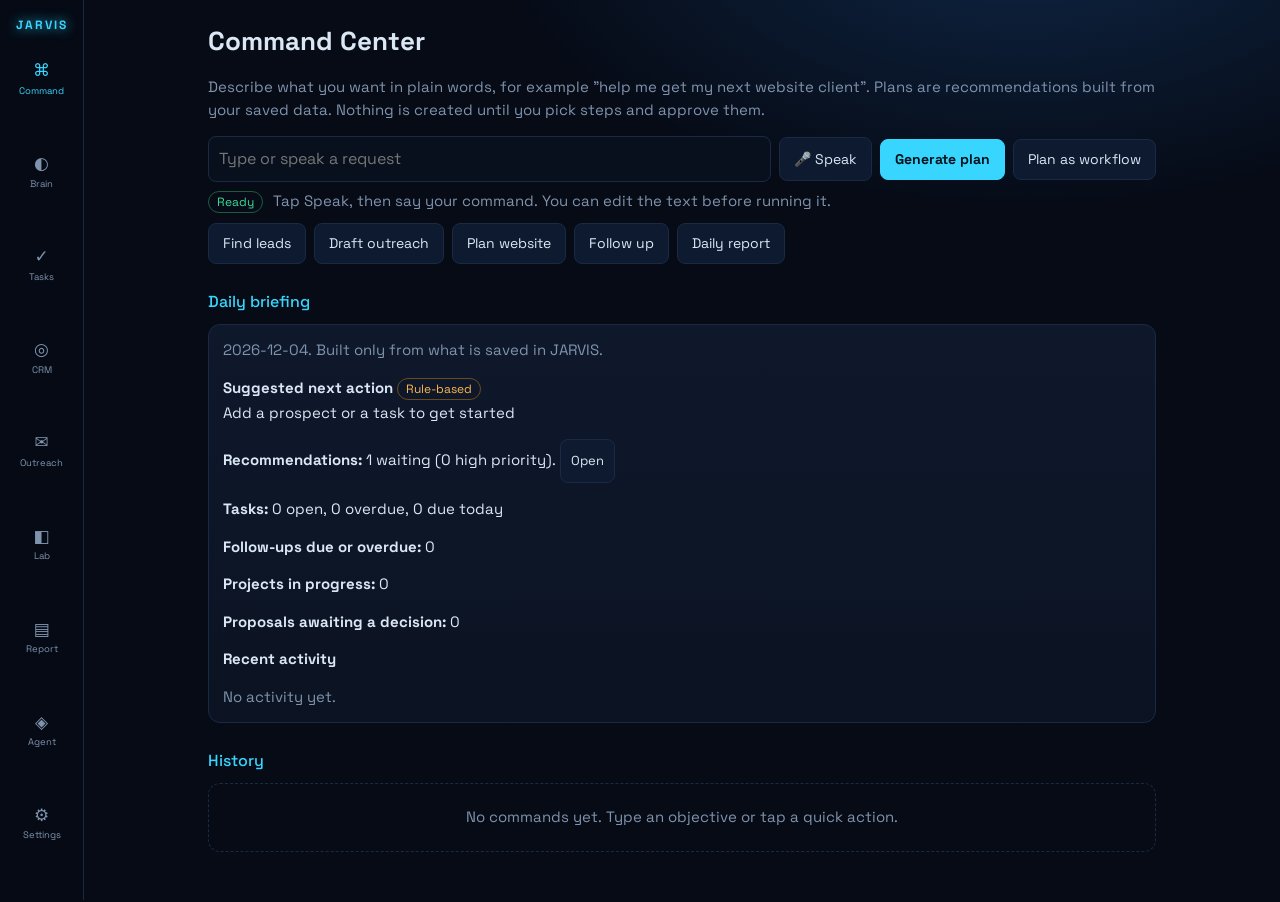
<file: index.html>
<!DOCTYPE html>
<html lang="en"><head><meta charset="utf-8">
<meta name="viewport" content="width=device-width, initial-scale=1, viewport-fit=cover">
<title>JARVIS V1</title>
<meta name="description" content="JARVIS V1: local-first business dashboard for tasks, CRM, outreach, website projects and proposals.">
<meta name="theme-color" content="#060b16">
<link rel="manifest" href="manifest.webmanifest">
<link rel="icon" type="image/png" href="icon-192.png">
<link rel="apple-touch-icon" href="apple-touch-icon.png">
<meta name="apple-mobile-web-app-capable" content="yes">
<meta name="mobile-web-app-capable" content="yes">
<meta name="apple-mobile-web-app-title" content="JARVIS">
<meta name="apple-mobile-web-app-status-bar-style" content="black-translucent">
<link href="https://fonts.googleapis.com/css2?family=Space+Grotesk:wght@400;500;700&display=swap" rel="stylesheet">
<link rel="stylesheet" href="styles.css">
</head><body>
<nav><div class="logo">JARVIS</div></nav><main id="main"></main><dialog id="dlg"></dialog><div id="toast" role="status"></div><button id=stopspk class="btn bad vb" data-a=stopspk hidden>⏹ Stop speaking</button>
<noscript><p style="padding:20px;color:#dbe7f5">JARVIS needs JavaScript to run.</p></noscript>
<script src="app.js" defer></script>
</body></html>
</file>
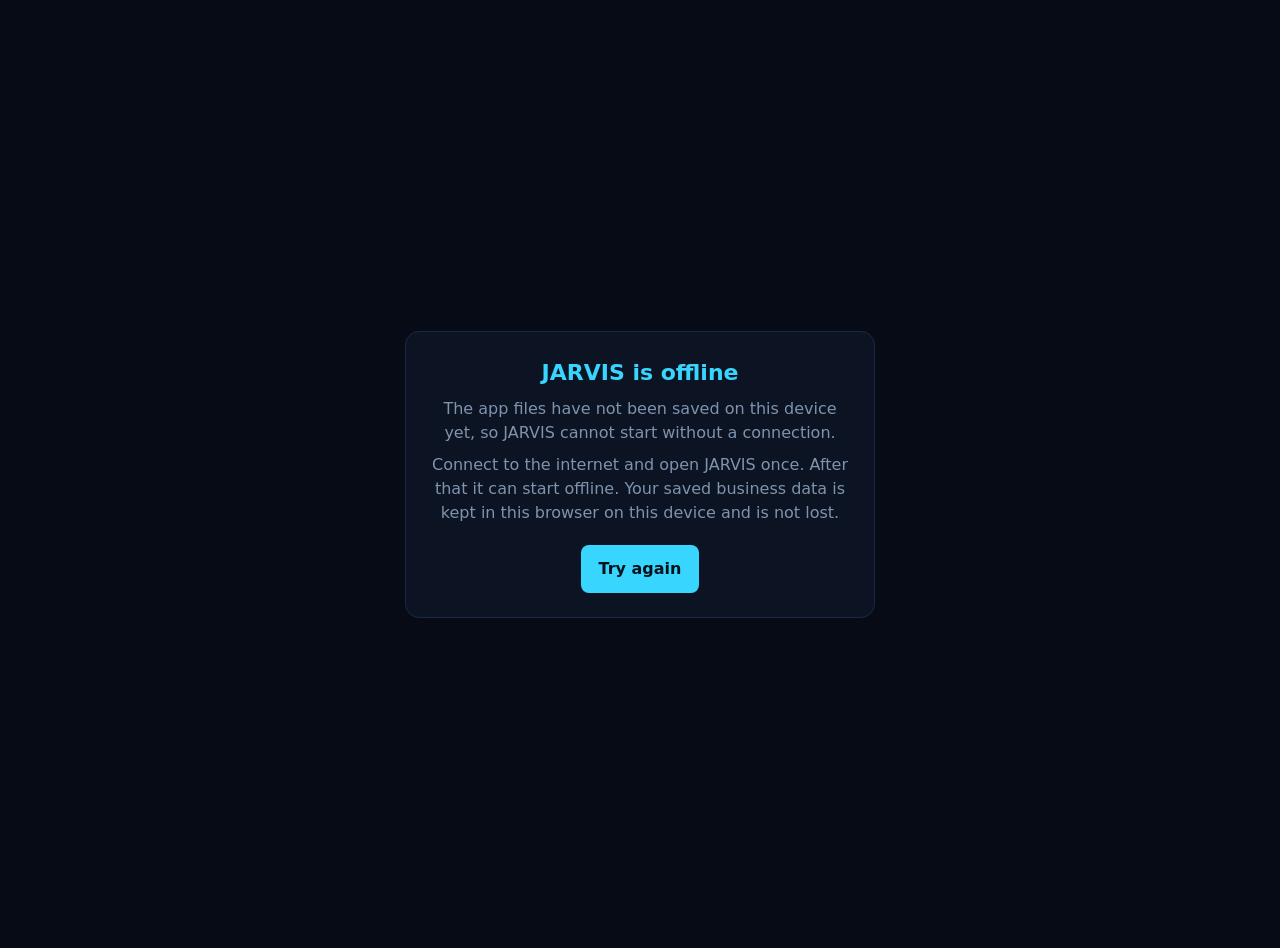
<file: offline.html>
<!DOCTYPE html>
<html lang="en"><head><meta charset="utf-8">
<meta name="viewport" content="width=device-width, initial-scale=1, viewport-fit=cover">
<title>JARVIS is offline</title><meta name="theme-color" content="#060b16">
<style>body{margin:0;min-height:100vh;display:grid;place-items:center;background:#060b16;color:#dbe7f5;font:16px/1.5 system-ui,-apple-system,sans-serif;padding:24px;text-align:center}
.c{max-width:420px;border:1px solid #1a2a44;border-radius:14px;padding:24px;background:#0c1424}h1{color:#38d6ff;font-size:22px;margin:0 0 8px}p{color:#7f93ad;margin:8px 0}
button{margin-top:12px;background:#38d6ff;color:#00131c;border:0;border-radius:8px;padding:12px 18px;font:inherit;font-weight:700;min-height:44px}</style></head>
<body><div class="c"><h1>JARVIS is offline</h1>
<p>The app files have not been saved on this device yet, so JARVIS cannot start without a connection.</p>
<p>Connect to the internet and open JARVIS once. After that it can start offline. Your saved business data is kept in this browser on this device and is not lost.</p>
<button onclick="location.reload()">Try again</button></div></body></html>
</file>
<file: styles.css>
:root{--bg:#060b16;--panel:#0c1424;--line:#1a2a44;--tx:#dbe7f5;--mu:#7f93ad;--cy:#38d6ff;--ok:#3ddc97;--warn:#ffb84d;--bad:#ff6b7a;color-scheme:dark;box-sizing:border-box;padding-top:env(safe-area-inset-top,0px);padding-bottom:env(safe-area-inset-bottom,0px)}
*,*::before,*::after{box-sizing:inherit}
html{scroll-padding-top:env(safe-area-inset-top,0px)}
body{margin:0;background:radial-gradient(900px 500px at 80% -10%,#0f2747 0,transparent 60%),var(--bg);color:var(--tx);font:15px/1.5 "Space Grotesk",system-ui,sans-serif;min-height:100vh}
h1{font-size:26px;margin:0 0 4px}h2{font-size:16px;margin:26px 0 8px;color:var(--cy);font-weight:500}h3{margin:0 0 12px}
.mu{color:var(--mu)}
nav{position:fixed;z-index:5;left:0;right:0;bottom:0;overflow-x:auto;display:flex;background:rgba(6,11,22,.94);backdrop-filter:blur(10px);border-top:1px solid var(--line);padding:6px 4px calc(6px + env(safe-area-inset-bottom,0px))}
nav button{flex:1;min-width:0;background:none;border:0;color:var(--mu);font:inherit;font-size:9.5px;padding:6px 0;cursor:pointer;display:flex;flex-direction:column;align-items:center}
nav button b{font-size:17px;font-weight:400}nav button.on{color:var(--cy)}nav .logo{display:none}
main{max-width:980px;margin:0 auto;padding:22px 16px 110px}
@media(min-width:800px){body{padding-left:84px}nav{top:0;right:auto;width:84px;flex-direction:column;justify-content:flex-start;gap:6px;border-top:0;border-right:1px solid var(--line);padding:16px 6px}nav .logo{display:block;text-align:center;color:var(--cy);font-weight:700;letter-spacing:2px;font-size:12px;margin-bottom:12px;text-shadow:0 0 12px var(--cy)}main{padding-bottom:40px}}
.card{background:linear-gradient(180deg,rgba(18,30,52,.7),rgba(12,20,36,.9));border:1px solid var(--line);border-radius:12px;padding:14px;margin:10px 0}
.row{display:flex;gap:8px;flex-wrap:wrap;align-items:center;margin:8px 0}.grow{flex:1;min-width:0}
input,select,textarea{width:100%;background:#08101e;color:var(--tx);border:1px solid var(--line);border-radius:8px;padding:10px;font:inherit;font-size:16px}
.row>input,.row>select{flex:1;min-width:130px;width:auto}
input:focus,select:focus,textarea:focus,.btn:focus-visible,nav button:focus-visible{outline:2px solid var(--cy);outline-offset:1px}
label{display:block;margin:0 0 10px;color:var(--mu);font-size:13px}label>*{margin-top:4px}
.btn{background:#0d1a30;color:var(--tx);border:1px solid var(--line);border-radius:8px;padding:9px 14px;font:inherit;font-size:14px;cursor:pointer}
.btn:hover{border-color:var(--cy)}.btn.pri{background:var(--cy);color:#00131c;border-color:var(--cy);font-weight:700}
.btn.bad{color:var(--bad);border-color:#5a2430}.btn.sm{padding:5px 10px;font-size:13px}
.vb{min-height:44px;min-width:44px}#stopspk{position:fixed;right:12px;bottom:calc(84px + env(safe-area-inset-bottom,0px));z-index:21}[hidden]{display:none!important}@media(pointer:coarse){.btn{min-height:44px}.btn.sm{min-height:40px;padding:8px 12px}input,select{min-height:44px}}input[type=checkbox]{width:20px!important;height:20px;min-width:0!important;min-height:0!important;flex:none!important;padding:0;margin:2px 0 0}td{padding:4px 6px;border-bottom:1px solid var(--line);white-space:nowrap}.stats{display:grid;grid-template-columns:repeat(auto-fit,minmax(135px,1fr));gap:10px;margin:12px 0}.stats .card{margin:0}
.stat b{display:block;font-size:28px;color:var(--cy);font-weight:500;text-shadow:0 0 14px rgba(56,214,255,.35)}
.tag{display:inline-block;font-size:12px;padding:1px 8px;border-radius:99px;border:1px solid var(--line);color:var(--mu);margin:0 6px 2px 0}
.tag.ok{color:var(--ok);border-color:#1d5a40}.tag.warn{color:var(--warn);border-color:#6a4a1a}.tag.bad{color:var(--bad);border-color:#5a2430}
.empty{border:1px dashed var(--line);border-radius:12px;padding:22px;text-align:center;color:var(--mu);margin:10px 0}
.box{border:1px solid #6a4a1a;color:var(--warn);border-radius:10px;padding:10px;margin-bottom:12px}
summary{cursor:pointer}ol{padding-left:20px}.err{color:var(--bad);min-height:1em;margin:0}
dialog{background:var(--panel);color:var(--tx);border:1px solid var(--line);border-radius:14px;width:min(560px,92vw);padding:18px}dialog::backdrop{background:rgba(0,0,0,.65)}
#toast{position:fixed;left:50%;bottom:calc(84px + env(safe-area-inset-bottom,0px));transform:translateX(-50%);background:#12304a;border:1px solid var(--cy);padding:8px 14px;border-radius:99px;opacity:0;pointer-events:none;transition:opacity .2s;z-index:20;max-width:90vw;text-align:center}#toast.on{opacity:1}
@media(prefers-reduced-motion:reduce){*{transition:none!important}}
</file>
